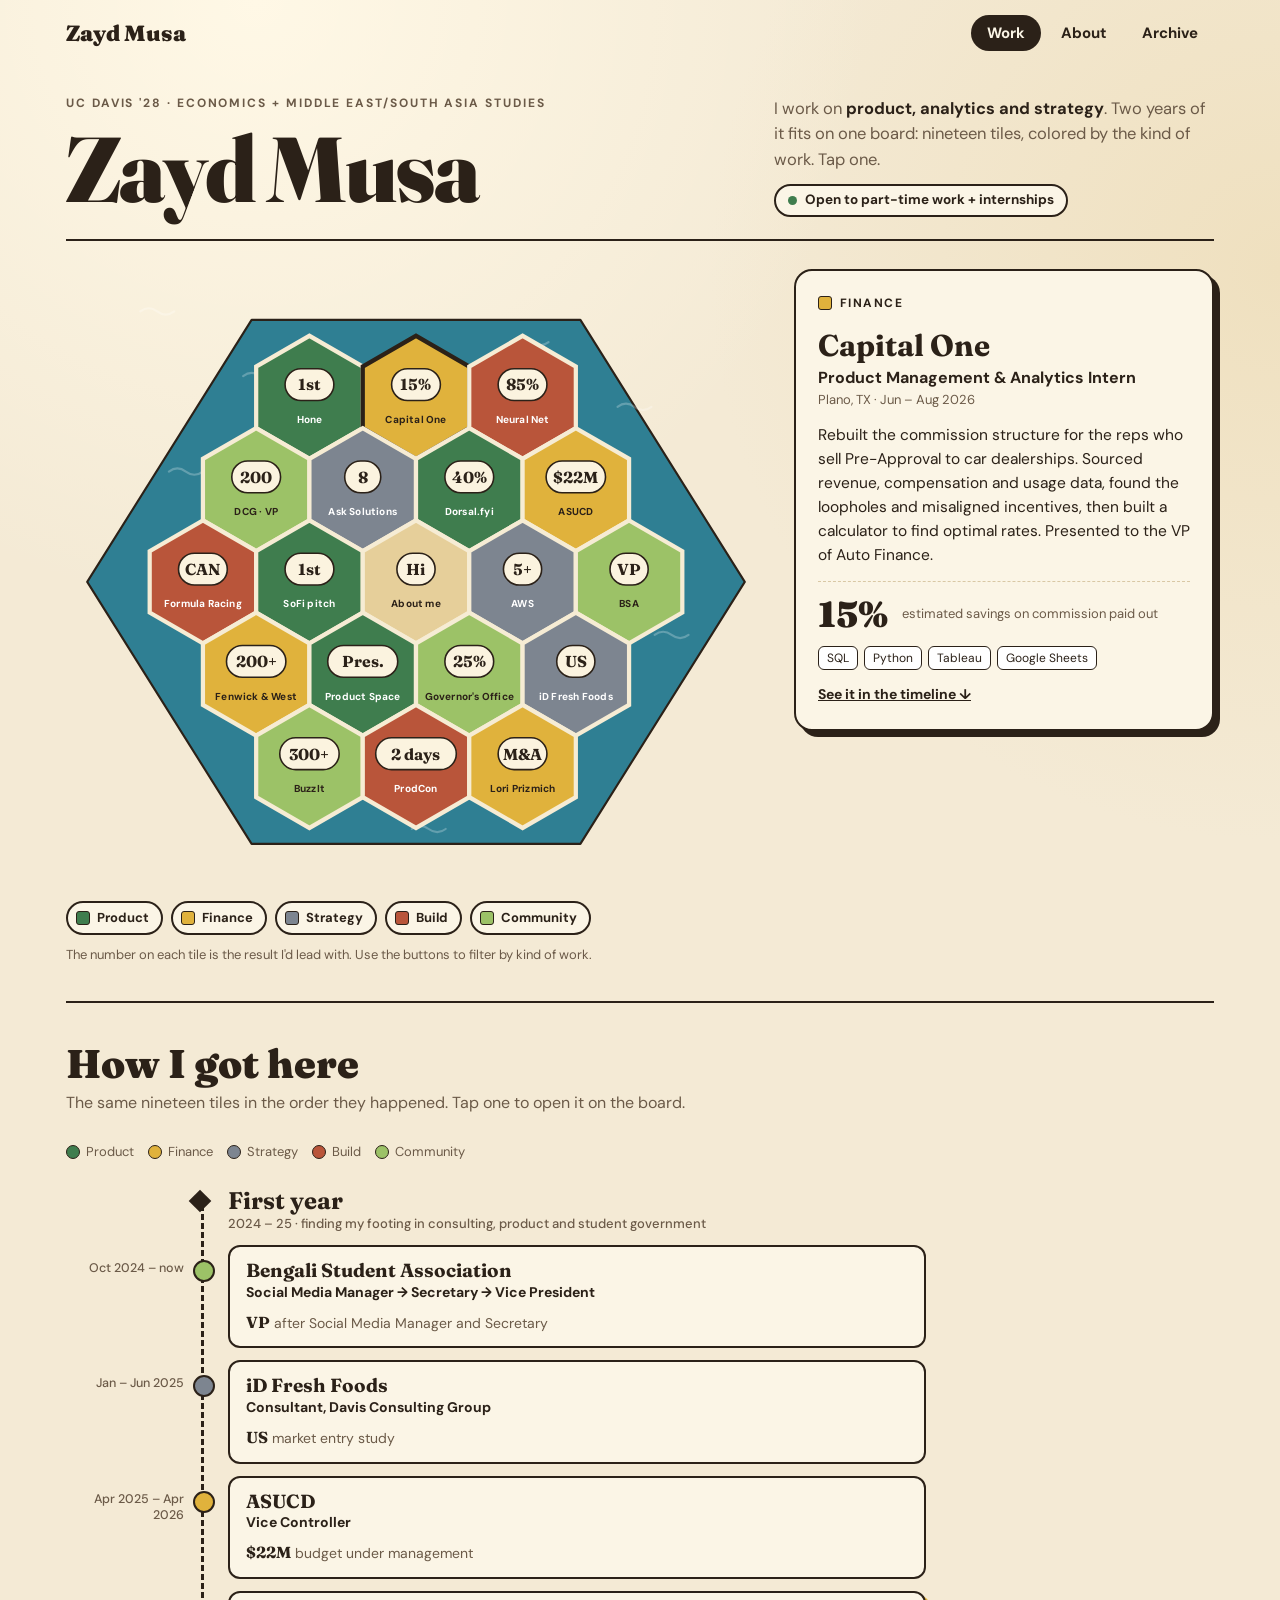
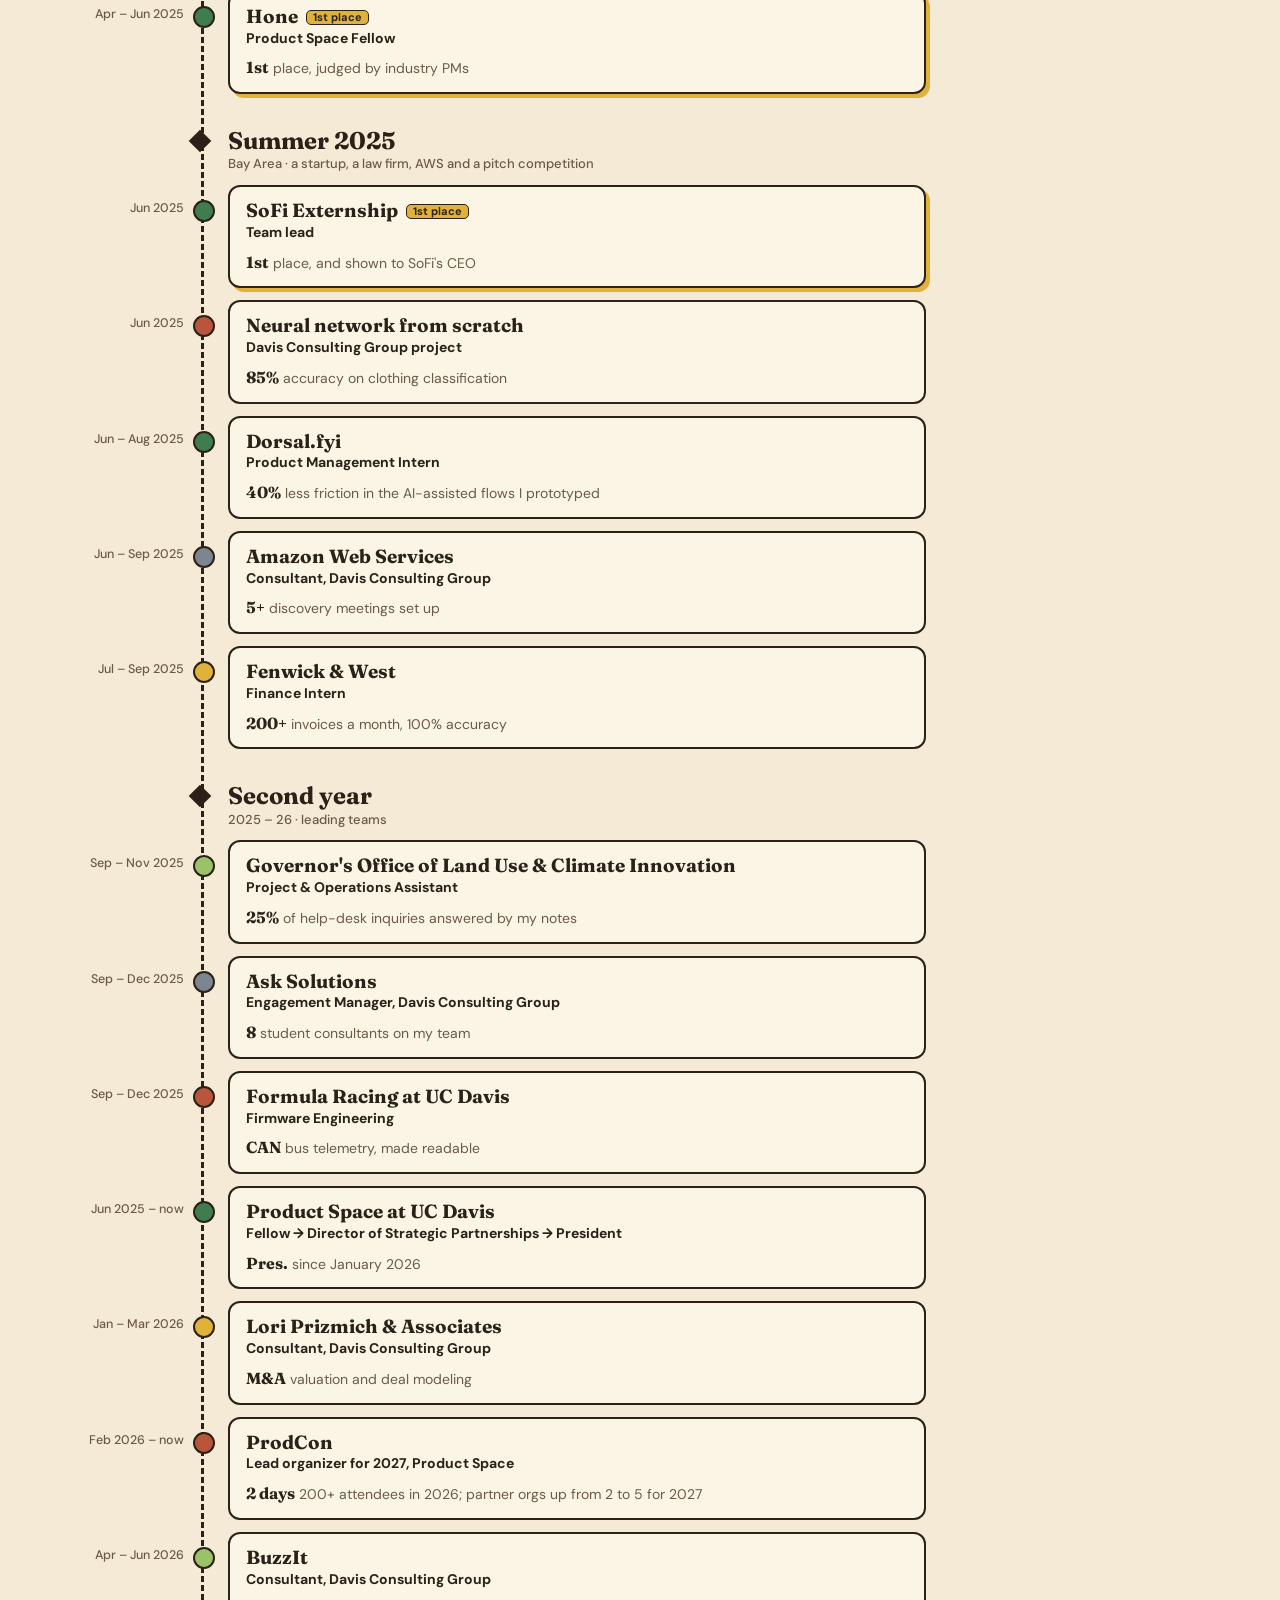
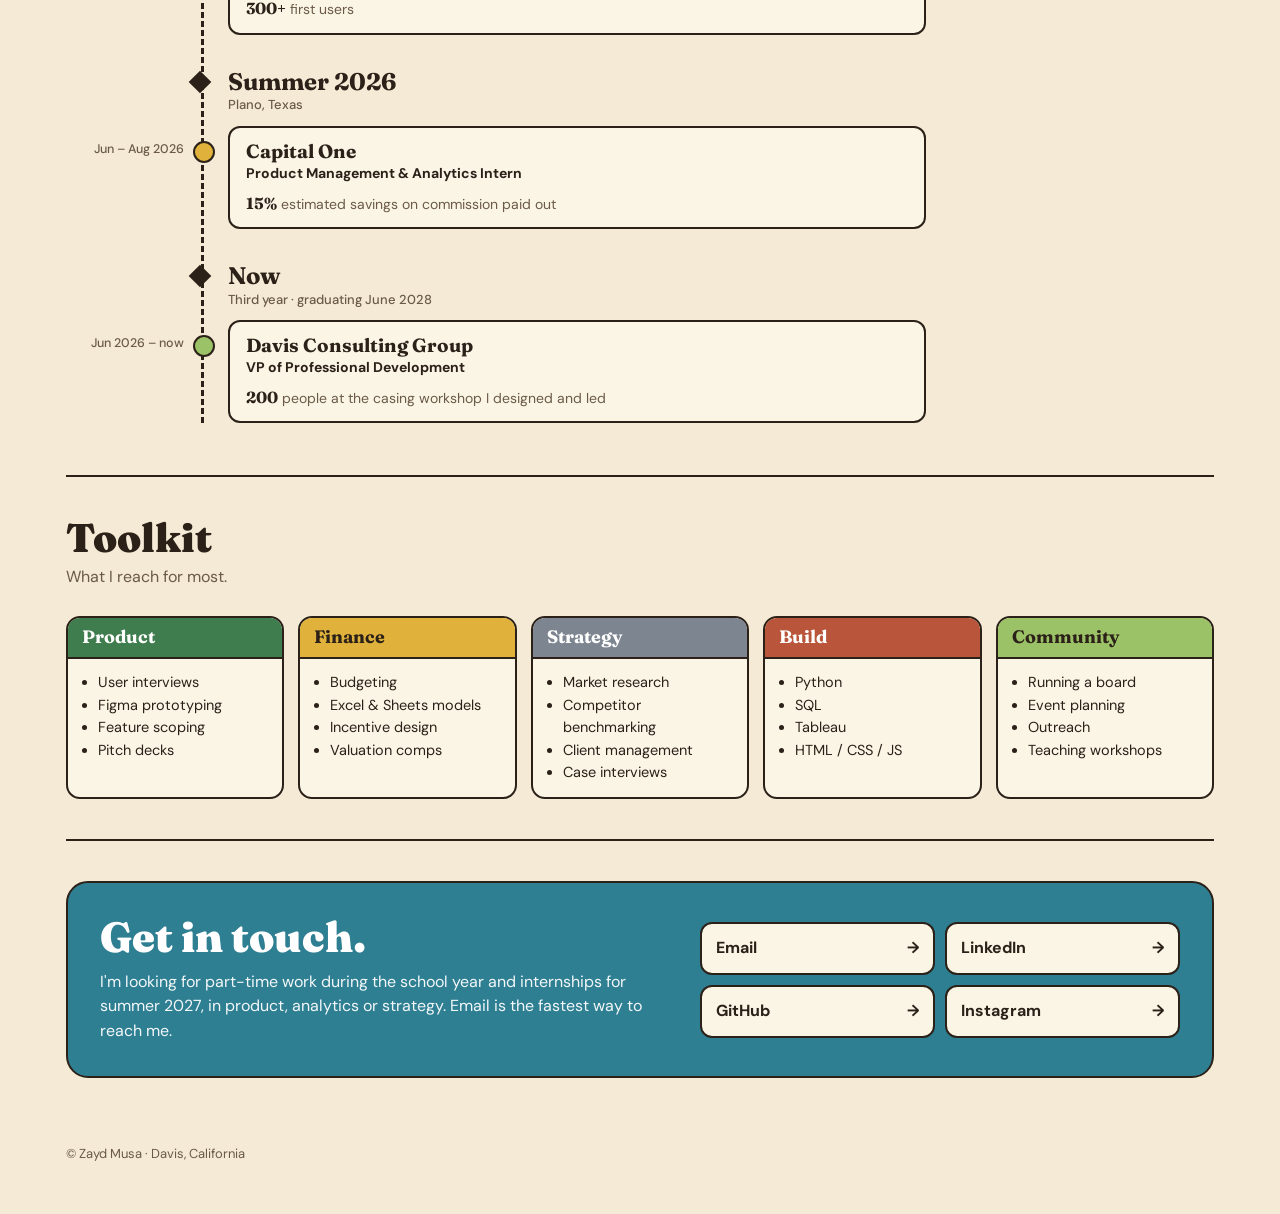
<file: index.html>
<!DOCTYPE html>
<html lang="en">
<head>
    <meta charset="UTF-8">
    <meta name="viewport" content="width=device-width, initial-scale=1.0">
    <title>Zayd Musa</title>
    <meta name="description" content="Zayd Musa: product, analytics and strategy. Economics and Middle East/South Asia Studies at UC Davis, class of 2028.">
    <link rel="preconnect" href="https://fonts.googleapis.com">
    <link rel="preconnect" href="https://fonts.gstatic.com" crossorigin>
    <link href="https://fonts.googleapis.com/css2?family=Fraunces:opsz,wght@9..144,500;9..144,700;9..144,900&family=DM+Sans:wght@400;500;700&display=swap" rel="stylesheet">
    <link rel="stylesheet" href="style.css">
    <link rel="icon" type="image/x-icon" href="Images/Favicon.ico">
    <link rel="apple-touch-icon" href="Images/favicon.png">
</head>
<body>
<div class="wrap">
    <nav class="nav" aria-label="Main">
        <a class="brand" href="index.html">Zayd Musa</a>
        <ul>
            <li><a href="index.html" aria-current="page">Work</a></li>
            <li><a href="about.html">About</a></li>
            <li><a href="archive.html">Archive</a></li>
        </ul>
    </nav>

    <header class="head">
        <div>
            <div class="eyebrow">UC Davis '28 · Economics + Middle East/South Asia Studies</div>
            <h1>Zayd Musa</h1>
        </div>
        <div>
            <p class="sub">I work on <b>product, analytics and strategy</b>. Two years of it fits on one board: nineteen tiles, colored by the kind of work. Tap one.</p>
            <a class="status" href="#contact">Open to part-time work + internships</a>
        </div>
    </header>

    <div class="play" id="work">
        <div>
            <svg class="board" id="board" viewBox="0 0 660 590" role="group" aria-label="Board of experiences"></svg>
            <div class="legend" id="legend"></div>
            <p class="hint">The number on each tile is the result I'd lead with. Use the buttons to filter by kind of work.</p>
        </div>
        <aside class="card" id="card" aria-live="polite"></aside>
    </div>

    <section id="path">
        <h2>How I got here</h2>
        <p class="lead">The same nineteen tiles in the order they happened. Tap one to open it on the board.</p>
        <div class="key">
            <span><i style="background:var(--product)"></i>Product</span>
            <span><i style="background:var(--finance)"></i>Finance</span>
            <span><i style="background:var(--strategy)"></i>Strategy</span>
            <span><i style="background:var(--build)"></i>Build</span>
            <span><i style="background:var(--community)"></i>Community</span>
        </div>
        <div class="tl" id="timeline"></div>
    </section>

    <section id="toolkit">
        <h2>Toolkit</h2>
        <p class="lead">What I reach for most.</p>
        <div class="kit">
            <div><h3 style="background:var(--product)">Product</h3><ul><li>User interviews</li><li>Figma prototyping</li><li>Feature scoping</li><li>Pitch decks</li></ul></div>
            <div><h3 style="background:var(--finance);color:var(--ink)">Finance</h3><ul><li>Budgeting</li><li>Excel &amp; Sheets models</li><li>Incentive design</li><li>Valuation comps</li></ul></div>
            <div><h3 style="background:var(--strategy)">Strategy</h3><ul><li>Market research</li><li>Competitor benchmarking</li><li>Client management</li><li>Case interviews</li></ul></div>
            <div><h3 style="background:var(--build)">Build</h3><ul><li>Python</li><li>SQL</li><li>Tableau</li><li>HTML / CSS / JS</li></ul></div>
            <div><h3 style="background:var(--community);color:var(--ink)">Community</h3><ul><li>Running a board</li><li>Event planning</li><li>Outreach</li><li>Teaching workshops</li></ul></div>
        </div>
    </section>

    <section id="contact">
        <div class="contact">
            <div>
                <h2>Get in touch.</h2>
                <p>I'm looking for part-time work during the school year and internships for summer 2027, in product, analytics or strategy. Email is the fastest way to reach me.</p>
            </div>
            <div class="ports">
                <a href="mailto:zaydmusa.zm@gmail.com">Email <span>→</span></a>
                <a href="https://www.linkedin.com/in/zayd-musa/" target="_blank" rel="noopener">LinkedIn <span>→</span></a>
                <a href="https://github.com/zaydmusa" target="_blank" rel="noopener">GitHub <span>→</span></a>
                <a href="https://www.instagram.com/zayd.musa/" target="_blank" rel="noopener">Instagram <span>→</span></a>
            </div>
        </div>
    </section>
    <footer>© Zayd Musa · Davis, California</footer>
</div>
<script src="app.js"></script>
</body>
</html>
</file>
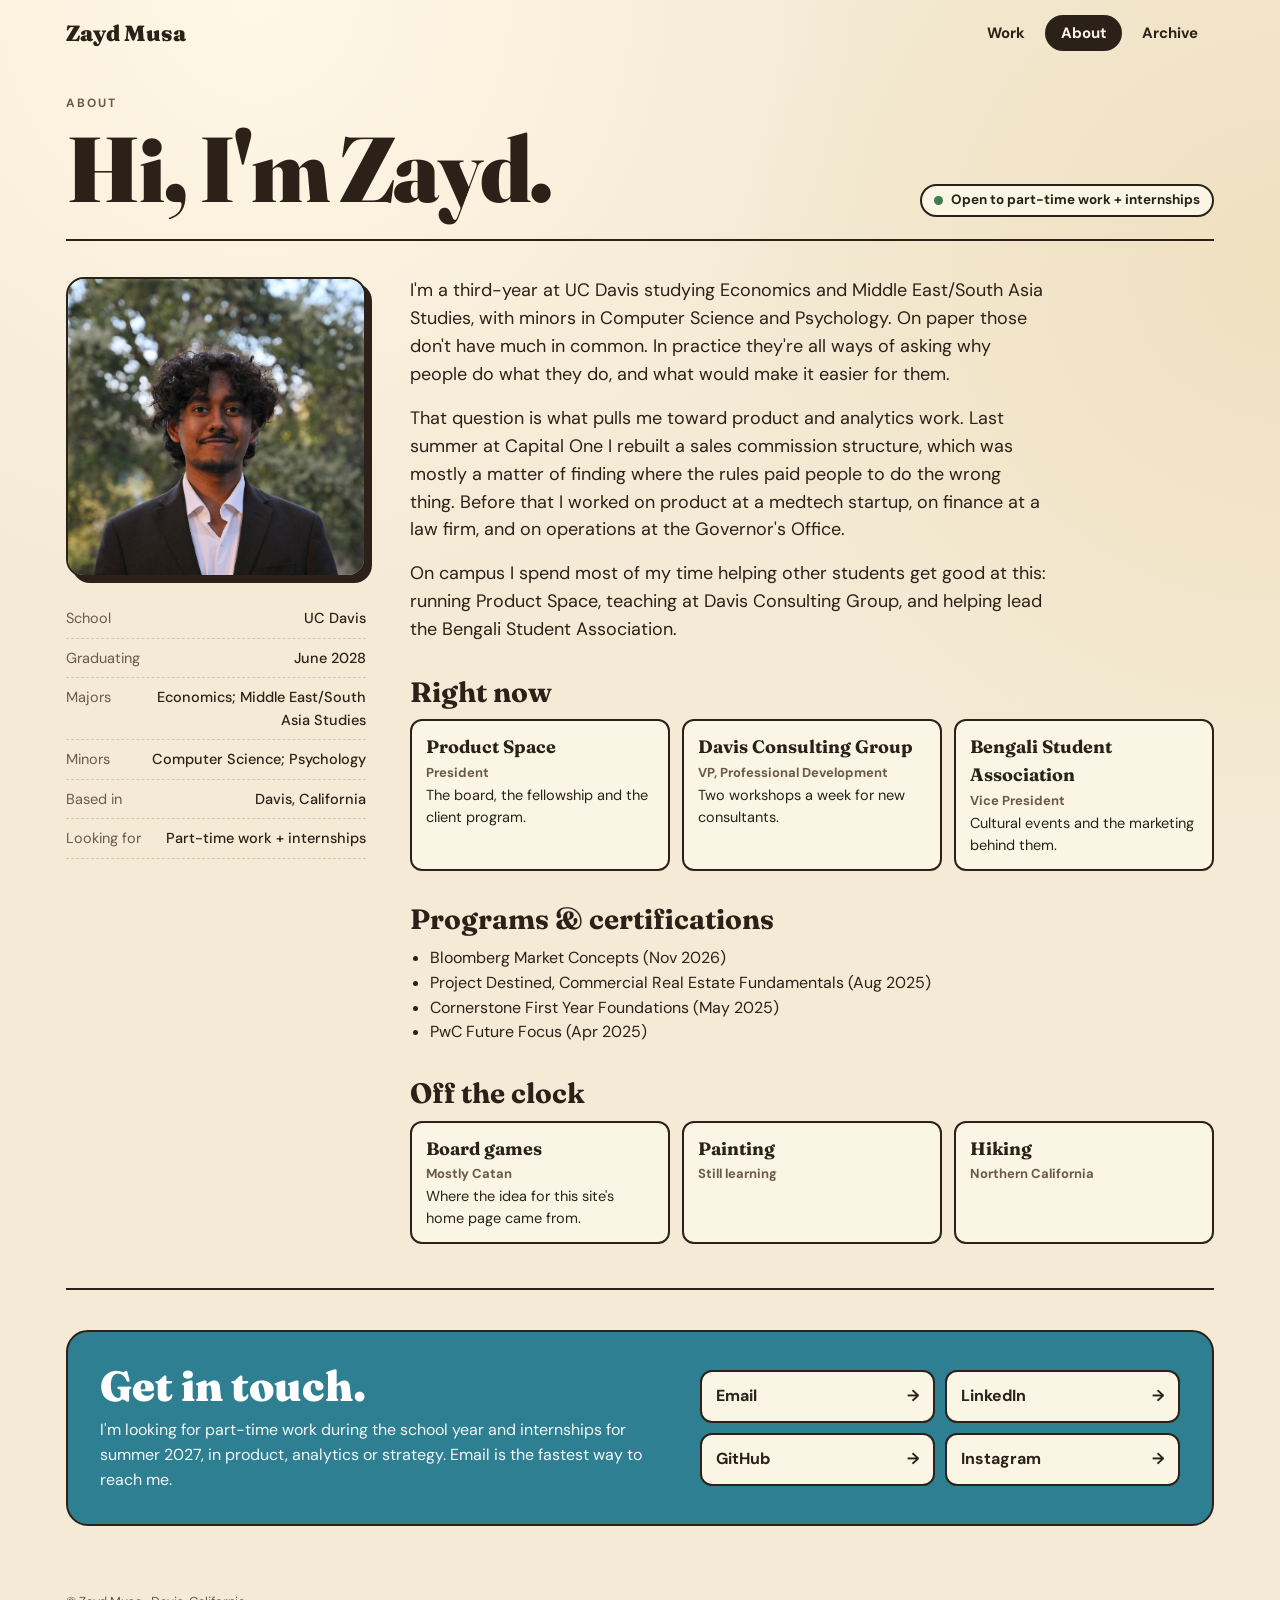
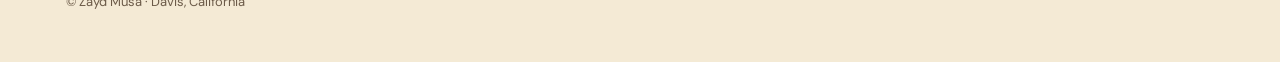
<file: about.html>
<!DOCTYPE html>
<html lang="en">
<head>
    <meta charset="UTF-8">
    <meta name="viewport" content="width=device-width, initial-scale=1.0">
    <title>About · Zayd Musa</title>
    <meta name="description" content="About Zayd Musa, a UC Davis student working on product, analytics and strategy.">
    <link rel="preconnect" href="https://fonts.googleapis.com">
    <link rel="preconnect" href="https://fonts.gstatic.com" crossorigin>
    <link href="https://fonts.googleapis.com/css2?family=Fraunces:opsz,wght@9..144,500;9..144,700;9..144,900&family=DM+Sans:wght@400;500;700&display=swap" rel="stylesheet">
    <link rel="stylesheet" href="style.css">
    <link rel="icon" type="image/x-icon" href="Images/Favicon.ico">
    <link rel="apple-touch-icon" href="Images/favicon.png">
</head>
<body>
<div class="wrap">
    <nav class="nav" aria-label="Main">
        <a class="brand" href="index.html">Zayd Musa</a>
        <ul>
            <li><a href="index.html">Work</a></li>
            <li><a href="about.html" aria-current="page">About</a></li>
            <li><a href="archive.html">Archive</a></li>
        </ul>
    </nav>

    <header class="head">
        <div>
            <div class="eyebrow">About</div>
            <h1>Hi, I'm Zayd.</h1>
        </div>
        <a class="status" href="#contact">Open to part-time work + internships</a>
    </header>

    <div class="about">
        <aside>
            <div class="portrait"><img src="Images/Headshot.JPG" alt="Zayd Musa"></div>
            <ul class="facts">
                <li><span>School</span><span>UC Davis</span></li>
                <li><span>Graduating</span><span>June 2028</span></li>
                <li><span>Majors</span><span>Economics; Middle East/South Asia Studies</span></li>
                <li><span>Minors</span><span>Computer Science; Psychology</span></li>
                <li><span>Based in</span><span>Davis, California</span></li>
                <li><span>Looking for</span><span>Part-time work + internships</span></li>
            </ul>
        </aside>

        <div class="prose">
            <p>I'm a third-year at UC Davis studying Economics and Middle East/South Asia Studies, with minors in Computer Science and Psychology. On paper those don't have much in common. In practice they're all ways of asking why people do what they do, and what would make it easier for them.</p>
            <p>That question is what pulls me toward product and analytics work. Last summer at Capital One I rebuilt a sales commission structure, which was mostly a matter of finding where the rules paid people to do the wrong thing. Before that I worked on product at a medtech startup, on finance at a law firm, and on operations at the Governor's Office.</p>
            <p>On campus I spend most of my time helping other students get good at this: running Product Space, teaching at Davis Consulting Group, and helping lead the Bengali Student Association.</p>

            <h2>Right now</h2>
            <div class="now">
                <div><b>Product Space</b><span>President</span><br>The board, the fellowship and the client program.</div>
                <div><b>Davis Consulting Group</b><span>VP, Professional Development</span><br>Two workshops a week for new consultants.</div>
                <div><b>Bengali Student Association</b><span>Vice President</span><br>Cultural events and the marketing behind them.</div>
            </div>

            <h2>Programs &amp; certifications</h2>
            <ul class="plain">
                <li>Bloomberg Market Concepts (Nov 2026)</li>
                <li>Project Destined, Commercial Real Estate Fundamentals (Aug 2025)</li>
                <li>Cornerstone First Year Foundations (May 2025)</li>
                <li>PwC Future Focus (Apr 2025)</li>
            </ul>

            <h2>Off the clock</h2>
            <div class="now">
                <div><b>Board games</b><span>Mostly Catan</span><br>Where the idea for this site's home page came from.</div>
                <div><b>Painting</b><span>Still learning</span><br></div>
                <div><b>Hiking</b><span>Northern California</span><br></div>
            </div>
            <!-- Photos: when you have them, add <img src="Images/your-photo.jpg" alt="..."> as the first line inside any card above. -->
        </div>
    </div>

    <section id="contact">
        <div class="contact">
            <div>
                <h2>Get in touch.</h2>
                <p>I'm looking for part-time work during the school year and internships for summer 2027, in product, analytics or strategy. Email is the fastest way to reach me.</p>
            </div>
            <div class="ports">
                <a href="mailto:zaydmusa.zm@gmail.com">Email <span>→</span></a>
                <a href="https://www.linkedin.com/in/zayd-musa/" target="_blank" rel="noopener">LinkedIn <span>→</span></a>
                <a href="https://github.com/zaydmusa" target="_blank" rel="noopener">GitHub <span>→</span></a>
                <a href="https://www.instagram.com/zayd.musa/" target="_blank" rel="noopener">Instagram <span>→</span></a>
            </div>
        </div>
    </section>
    <footer>© Zayd Musa · Davis, California</footer>
</div>
</body>
</html>
</file>
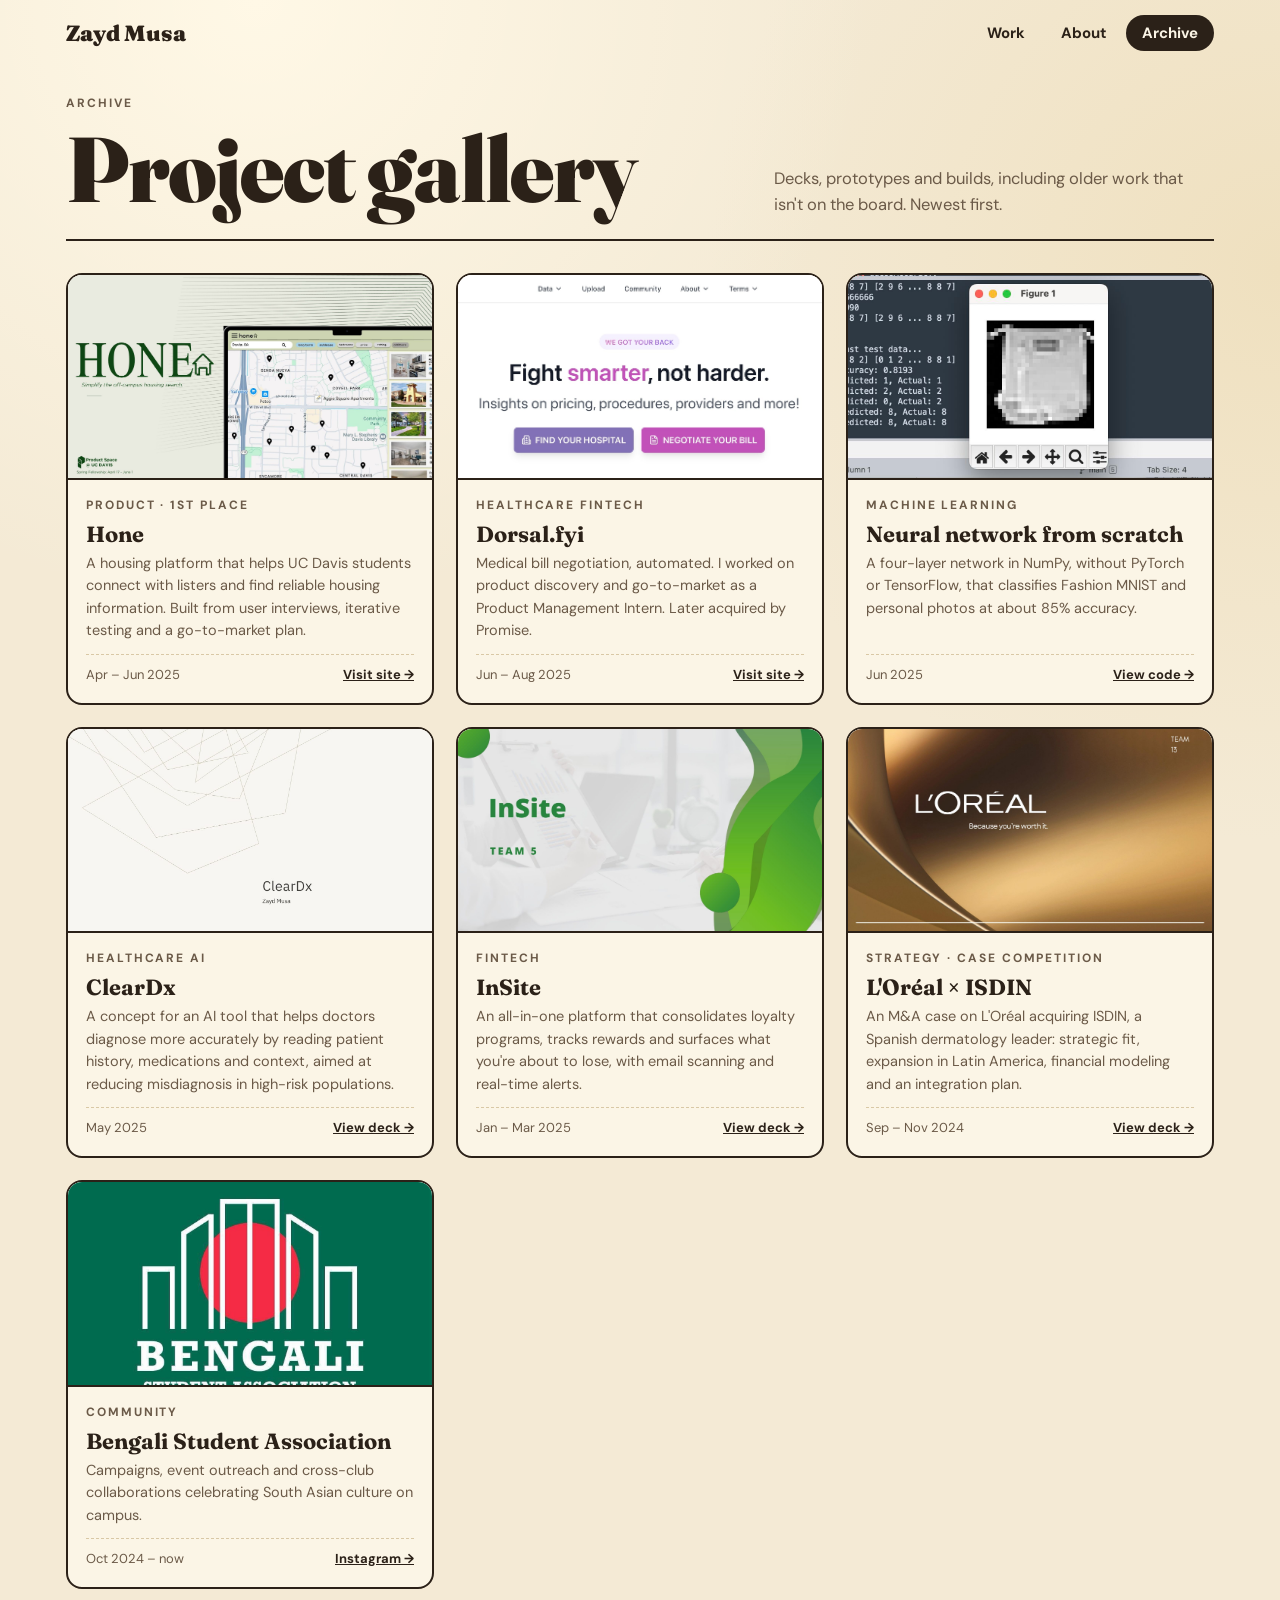
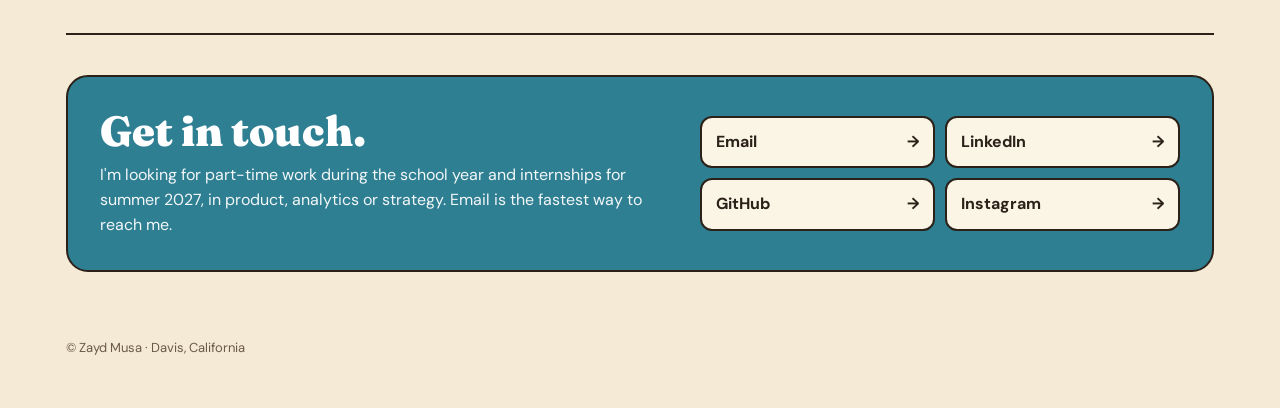
<file: archive.html>
<!DOCTYPE html>
<html lang="en">
<head>
    <meta charset="UTF-8">
    <meta name="viewport" content="width=device-width, initial-scale=1.0">
    <title>Archive · Zayd Musa</title>
    <meta name="description" content="Project archive: decks, prototypes and builds by Zayd Musa.">
    <link rel="preconnect" href="https://fonts.googleapis.com">
    <link rel="preconnect" href="https://fonts.gstatic.com" crossorigin>
    <link href="https://fonts.googleapis.com/css2?family=Fraunces:opsz,wght@9..144,500;9..144,700;9..144,900&family=DM+Sans:wght@400;500;700&display=swap" rel="stylesheet">
    <link rel="stylesheet" href="style.css">
    <link rel="icon" type="image/x-icon" href="Images/Favicon.ico">
    <link rel="apple-touch-icon" href="Images/favicon.png">
</head>
<body>
<div class="wrap">
    <nav class="nav" aria-label="Main">
        <a class="brand" href="index.html">Zayd Musa</a>
        <ul>
            <li><a href="index.html">Work</a></li>
            <li><a href="about.html">About</a></li>
            <li><a href="archive.html" aria-current="page">Archive</a></li>
        </ul>
    </nav>

    <header class="head">
        <div>
            <div class="eyebrow">Archive</div>
            <h1>Project gallery</h1>
        </div>
        <p class="sub">Decks, prototypes and builds, including older work that isn't on the board. Newest first.</p>
    </header>

    <div class="grid">
        <article class="item">
            <img src="Images/Hone.JPG" alt="Hone" loading="lazy">
            <div class="in">
                <div class="eyebrow">Product · 1st place</div>
                <h2>Hone</h2>
                <p>A housing platform that helps UC Davis students connect with listers and find reliable housing information. Built from user interviews, iterative testing and a go-to-market plan.</p>
                <div class="foot"><span>Apr – Jun 2025</span><a href="https://www.honedavis.com/" target="_blank" rel="noopener">Visit site →</a></div>
            </div>
        </article>
        <article class="item">
            <img src="Images/DorsalProj.JPG" alt="Dorsal.fyi" loading="lazy">
            <div class="in">
                <div class="eyebrow">Healthcare fintech</div>
                <h2>Dorsal.fyi</h2>
                <p>Medical bill negotiation, automated. I worked on product discovery and go-to-market as a Product Management Intern. Later acquired by Promise.</p>
                <div class="foot"><span>Jun – Aug 2025</span><a href="https://www.dorsal.fyi" target="_blank" rel="noopener">Visit site →</a></div>
            </div>
        </article>
        <article class="item">
            <img src="Images/NN.JPG" alt="Neural network from scratch" loading="lazy">
            <div class="in">
                <div class="eyebrow">Machine learning</div>
                <h2>Neural network from scratch</h2>
                <p>A four-layer network in NumPy, without PyTorch or TensorFlow, that classifies Fashion MNIST and personal photos at about 85% accuracy.</p>
                <div class="foot"><span>Jun 2025</span><a href="https://github.com/zaydmusa/Neural-Net" target="_blank" rel="noopener">View code →</a></div>
            </div>
        </article>
        <article class="item">
            <img src="Images/ClearDx.JPG" alt="ClearDx" loading="lazy">
            <div class="in">
                <div class="eyebrow">Healthcare AI</div>
                <h2>ClearDx</h2>
                <p>A concept for an AI tool that helps doctors diagnose more accurately by reading patient history, medications and context, aimed at reducing misdiagnosis in high-risk populations.</p>
                <div class="foot"><span>May 2025</span><a href="https://www.linkedin.com/in/zayd-musa/overlay/1748843504228/single-media-viewer/?profileId=ACoAADMghZABo8iRSnVDXOSqH34Nc3AOde1WprQ" target="_blank" rel="noopener">View deck →</a></div>
            </div>
        </article>
        <article class="item">
            <img src="Images/InSite.JPG" alt="InSite" loading="lazy">
            <div class="in">
                <div class="eyebrow">Fintech</div>
                <h2>InSite</h2>
                <p>An all-in-one platform that consolidates loyalty programs, tracks rewards and surfaces what you're about to lose, with email scanning and real-time alerts.</p>
                <div class="foot"><span>Jan – Mar 2025</span><a href="https://www.canva.com/design/DAGx8JHGpIM/gRdb3ew2-ASeh09VRLH3aQ/edit?utm_content=DAGx8JHGpIM&amp;utm_campaign=designshare&amp;utm_medium=link2&amp;utm_source=sharebutton" target="_blank" rel="noopener">View deck →</a></div>
            </div>
        </article>
        <article class="item">
            <img src="Images/LOreal.JPG" alt="L'Oréal × ISDIN" loading="lazy">
            <div class="in">
                <div class="eyebrow">Strategy · case competition</div>
                <h2>L'Oréal × ISDIN</h2>
                <p>An M&A case on L'Oréal acquiring ISDIN, a Spanish dermatology leader: strategic fit, expansion in Latin America, financial modeling and an integration plan.</p>
                <div class="foot"><span>Sep – Nov 2024</span><a href="https://www.canva.com/design/DAGx8NAcoW8/726YGlyaQfcMvyfkZH9JQQ/edit?utm_content=DAGx8NAcoW8&amp;utm_campaign=designshare&amp;utm_medium=link2&amp;utm_source=sharebutton" target="_blank" rel="noopener">View deck →</a></div>
            </div>
        </article>
        <article class="item">
            <img src="Images/BSAProj.JPG" alt="Bengali Student Association" loading="lazy">
            <div class="in">
                <div class="eyebrow">Community</div>
                <h2>Bengali Student Association</h2>
                <p>Campaigns, event outreach and cross-club collaborations celebrating South Asian culture on campus.</p>
                <div class="foot"><span>Oct 2024 – now</span><a href="https://www.instagram.com/bsaatdavis/" target="_blank" rel="noopener">Instagram →</a></div>
            </div>
        </article>
    </div>

    <section id="contact">
        <div class="contact">
            <div>
                <h2>Get in touch.</h2>
                <p>I'm looking for part-time work during the school year and internships for summer 2027, in product, analytics or strategy. Email is the fastest way to reach me.</p>
            </div>
            <div class="ports">
                <a href="mailto:zaydmusa.zm@gmail.com">Email <span>→</span></a>
                <a href="https://www.linkedin.com/in/zayd-musa/" target="_blank" rel="noopener">LinkedIn <span>→</span></a>
                <a href="https://github.com/zaydmusa" target="_blank" rel="noopener">GitHub <span>→</span></a>
                <a href="https://www.instagram.com/zayd.musa/" target="_blank" rel="noopener">Instagram <span>→</span></a>
            </div>
        </div>
    </section>
    <footer>© Zayd Musa · Davis, California</footer>
</div>
</body>
</html>
</file>
<file: style.css>
:root{
  --paper:#f4ead5; --paper-2:#fbf5e6; --ink:#2b2118; --ink-2:#6b5a48; --line:#d9c8a5;
  --sea:#2f7f93;
  --product:#3f7d4e; --finance:#e0b23c; --strategy:#7d8590; --build:#b9553a; --community:#9cc267; --desert:#e6cf9a;
}
*{box-sizing:border-box}
html{scroll-behavior:smooth}
body{margin:0;background:var(--paper);color:var(--ink);font-family:"DM Sans",system-ui,sans-serif;line-height:1.55;
  background-image:radial-gradient(circle at 20% 0%,#fff8e6 0,transparent 45%),radial-gradient(circle at 100% 30%,#efe0bf 0,transparent 40%);background-attachment:fixed}
h1,h2,h3{font-family:Fraunces,Georgia,serif;margin:0;line-height:1.05}
a{color:inherit}
img{max-width:100%;display:block}
.wrap{max-width:1180px;margin:0 auto;padding:0 16px}

/* nav */
.nav{display:flex;justify-content:space-between;align-items:center;gap:12px;padding:16px 0;flex-wrap:wrap}
.nav .brand{font-family:Fraunces,serif;font-weight:900;font-size:22px;text-decoration:none}
.nav ul{list-style:none;display:flex;gap:4px;margin:0;padding:0;flex-wrap:wrap}
.nav ul a{text-decoration:none;font-weight:700;font-size:15px;padding:6px 14px;border-radius:999px;border:2px solid transparent}
.nav ul a:hover{border-color:var(--ink)}
.nav ul a[aria-current]{background:var(--ink);color:var(--paper-2)}

/* page header */
.head{display:flex;justify-content:space-between;align-items:flex-end;gap:24px;flex-wrap:wrap;padding:28px 0 22px;border-bottom:2px solid var(--ink)}
.eyebrow{font-size:12px;letter-spacing:.16em;text-transform:uppercase;color:var(--ink-2);font-weight:700}
h1{font-size:clamp(46px,8vw,92px);font-weight:900;letter-spacing:-.02em;margin-top:8px}
.sub{max-width:440px;font-size:16.5px;color:var(--ink-2);margin:0}
.sub b{color:var(--ink)}
.status{display:inline-flex;align-items:center;gap:8px;margin-top:12px;font-size:13.5px;font-weight:700;color:var(--ink);border:2px solid var(--ink);border-radius:999px;padding:4px 12px;background:var(--paper-2);text-decoration:none}
.status::before{content:"";width:9px;height:9px;border-radius:50%;background:var(--product)}

/* board */
.play{display:grid;grid-template-columns:minmax(0,1.25fr) minmax(0,.75fr);gap:28px;padding:28px 0 36px;align-items:start}
svg.board{width:100%;height:auto;display:block}
.hex{cursor:pointer;transition:transform .18s ease,opacity .2s;transform-box:fill-box;transform-origin:center}
.hex:hover,.hex:focus-visible{transform:scale(1.06);outline:none}
.hex polygon{stroke:#f6ecd4;stroke-width:4}
.hex.dim{opacity:.28}
.hex.sel polygon{stroke:var(--ink)}
.hex text{pointer-events:none;font-family:"DM Sans",sans-serif}
.tok{fill:#fbf3df;stroke:#2b2118;stroke-width:1.5}
.tokt{font-family:Fraunces,serif!important;font-weight:700;font-size:15px;fill:#2b2118}
.lbl{font-size:9.5px;font-weight:700;fill:#fff;letter-spacing:.02em}
.lbl.dark{fill:#2b2118}
.legend{display:flex;flex-wrap:wrap;gap:8px;margin-top:6px}
.legend button{font:inherit;font-size:13px;font-weight:700;border:2px solid var(--ink);background:var(--paper-2);border-radius:999px;padding:5px 12px 5px 8px;cursor:pointer;display:flex;align-items:center;gap:7px;color:var(--ink)}
.legend button i,.tag i,.key i{width:14px;height:14px;border-radius:3px;display:block;border:1.5px solid var(--ink)}
.legend button.on{background:var(--ink);color:var(--paper-2)}
.hint{font-size:13px;color:var(--ink-2);margin:10px 0 0}

.card{background:var(--paper-2);border:2px solid var(--ink);border-radius:18px;padding:22px;box-shadow:6px 6px 0 var(--ink);position:sticky;top:16px}
.tag{display:inline-flex;align-items:center;gap:8px;font-size:12px;font-weight:700;letter-spacing:.12em;text-transform:uppercase}
.card h2{font-size:30px;margin:12px 0 4px;font-weight:700}
.role{font-weight:700}
.meta{font-size:13px;color:var(--ink-2)}
.card p{margin:12px 0 14px;font-size:15.5px}
.stat{display:flex;gap:14px;align-items:center;border-top:1.5px dashed var(--line);padding-top:14px}
.stat b{font-family:Fraunces,serif;font-size:36px;line-height:1;font-weight:900;white-space:nowrap}
.stat span{font-size:13px;color:var(--ink-2)}
.chips{display:flex;flex-wrap:wrap;gap:6px;margin-top:14px}
.chips span{font-size:12px;border:1.5px solid var(--ink);border-radius:6px;padding:2px 8px;background:#fff}
.more{display:inline-block;margin:14px 14px 0 0;font-weight:700;font-size:14px}

/* sections */
section{padding:40px 0;border-top:2px solid var(--ink)}
section>h2{font-size:clamp(28px,4vw,40px);font-weight:900;margin-bottom:6px}
.lead{color:var(--ink-2);margin:0 0 26px;max-width:640px}

/* timeline */
.tl{position:relative;max-width:860px}
.tl::before{content:"";position:absolute;left:135px;top:8px;bottom:0;border-left:3px dashed var(--ink)}
.tl h3{font-size:24px;font-weight:700;margin:34px 0 14px 162px;position:relative}
.tl h3:first-child{margin-top:0}
.tl h3::before{content:"";position:absolute;left:-36.5px;top:5px;width:16px;height:16px;background:var(--ink);transform:rotate(45deg)}
.tl h3 small{display:block;font-family:"DM Sans",sans-serif;font-size:13px;font-weight:500;color:var(--ink-2);margin-top:4px}
.ev{display:grid;grid-template-columns:118px 1fr;gap:44px;position:relative;margin-bottom:12px;scroll-margin-top:20px}
.ev time{font-size:12.5px;color:var(--ink-2);text-align:right;padding-top:15px;font-weight:500;line-height:1.3}
.ev::before{content:"";position:absolute;left:127px;top:15px;width:18px;height:18px;border-radius:50%;background:var(--c);border:2.5px solid var(--ink)}
.ev .body{background:var(--paper-2);border:2px solid var(--ink);border-radius:12px;padding:12px 16px;cursor:pointer;transition:transform .15s}
.ev .body:hover{transform:translateX(4px)}
.ev.win .body{box-shadow:4px 4px 0 var(--finance)}
.ev:target .body{box-shadow:4px 4px 0 var(--ink)}
.ev h4{font-family:Fraunces,serif;font-size:19px;margin:0;line-height:1.2}
.ev .role{font-size:14px}
.ev p{margin:6px 0 0;font-size:14px;color:var(--ink-2)}
.ev p b{color:var(--ink);font-family:Fraunces,serif;font-size:16px}
.badge{display:inline-block;background:var(--finance);border:1.5px solid var(--ink);border-radius:5px;font-size:11px;font-weight:700;padding:0 6px;margin-left:8px;vertical-align:2px;font-family:"DM Sans",sans-serif;white-space:nowrap}
.key{display:flex;flex-wrap:wrap;gap:14px;font-size:13px;margin:0 0 26px;color:var(--ink-2)}
.key span{display:flex;align-items:center;gap:6px}
.key i{border-radius:50%}

/* toolkit */
.kit{display:grid;grid-template-columns:repeat(auto-fit,minmax(200px,1fr));gap:14px}
.kit div{border:2px solid var(--ink);border-radius:14px;overflow:hidden;background:var(--paper-2)}
.kit h3{padding:10px 14px;font-size:18px;font-weight:700;color:#fff;border-bottom:2px solid var(--ink)}
.kit ul{margin:0;padding:12px 14px 14px 30px;font-size:14.5px}

/* contact */
.contact{background:var(--sea);color:#fff;border-radius:22px;border:2px solid var(--ink);padding:32px;display:grid;grid-template-columns:1.2fr 1fr;gap:24px;align-items:center}
.contact h2{font-size:clamp(28px,4vw,42px);font-weight:900}
.contact p{margin:10px 0 0;opacity:.94}
.ports{display:grid;grid-template-columns:1fr 1fr;gap:10px}
.ports a{background:var(--paper-2);color:var(--ink);text-decoration:none;font-weight:700;border:2px solid var(--ink);border-radius:12px;padding:12px 14px;display:flex;justify-content:space-between}
.ports a:hover{background:var(--finance)}
footer{padding:26px 0 50px;font-size:13px;color:var(--ink-2)}

/* about */
.about{display:grid;grid-template-columns:300px 1fr;gap:44px;padding:36px 0 44px;align-items:start}
.portrait{border:2px solid var(--ink);border-radius:18px;box-shadow:6px 6px 0 var(--ink);overflow:hidden;aspect-ratio:1;background:var(--desert)}
.portrait img{width:100%;height:100%;object-fit:cover}
.facts{margin:22px 0 0;padding:0;list-style:none;font-size:14.5px}
.facts li{display:flex;justify-content:space-between;gap:16px;border-bottom:1.5px dashed var(--line);padding:8px 0}
.facts li span:first-child{color:var(--ink-2);flex:none}
.facts li span:last-child{text-align:right;font-weight:500}
.prose p{font-size:18px;margin:0 0 16px;max-width:640px}
.prose h2{font-size:28px;font-weight:700;margin:34px 0 12px}
.now{display:grid;grid-template-columns:repeat(auto-fit,minmax(200px,1fr));gap:12px}
.now div{background:var(--paper-2);border:2px solid var(--ink);border-radius:12px;padding:12px 14px;font-size:14.5px}
.now b{display:block;font-family:Fraunces,serif;font-size:18px}
.now span{color:var(--ink-2);font-size:13px;font-weight:700}
.plain{margin:0;padding-left:20px;font-size:16px}

/* archive */
.grid{display:grid;grid-template-columns:repeat(auto-fill,minmax(320px,1fr));gap:22px;padding:32px 0 44px}
.item{background:var(--paper-2);border:2px solid var(--ink);border-radius:16px;overflow:hidden;display:flex;flex-direction:column;transition:transform .18s,box-shadow .18s}
.item:hover{transform:translate(-3px,-3px);box-shadow:6px 6px 0 var(--ink)}
.item img{width:100%;aspect-ratio:16/9;object-fit:cover;object-position:top;border-bottom:2px solid var(--ink);background:#fff}
.item .in{padding:16px 18px 18px;display:flex;flex-direction:column;flex:1}
.item h2{font-size:22px;font-weight:700;margin:8px 0 6px}
.item p{margin:0 0 12px;font-size:14.5px;color:var(--ink-2)}
.item .foot{margin-top:auto;display:flex;justify-content:space-between;align-items:center;gap:10px;font-size:13px;color:var(--ink-2);padding-top:10px;border-top:1.5px dashed var(--line)}
.item .foot a{font-weight:700;color:var(--ink)}

@media (max-width:860px){
  .play{grid-template-columns:1fr}.card{position:static}
  .contact{grid-template-columns:1fr;padding:22px}
  .about{grid-template-columns:1fr;gap:26px}.portrait{max-width:260px}
}
@media (max-width:620px){
  .tl::before{left:8px}
  .tl h3{margin-left:34px}.tl h3::before{left:-33.5px}
  .ev{grid-template-columns:1fr;gap:4px;padding-left:34px}
  .ev time{text-align:left;padding-top:0}
  .ev::before{left:0;top:26px}
  .grid{grid-template-columns:1fr}
}
.now img{border-radius:8px;border:2px solid var(--ink);margin-bottom:10px;aspect-ratio:4/3;object-fit:cover;width:100%}
</file>
